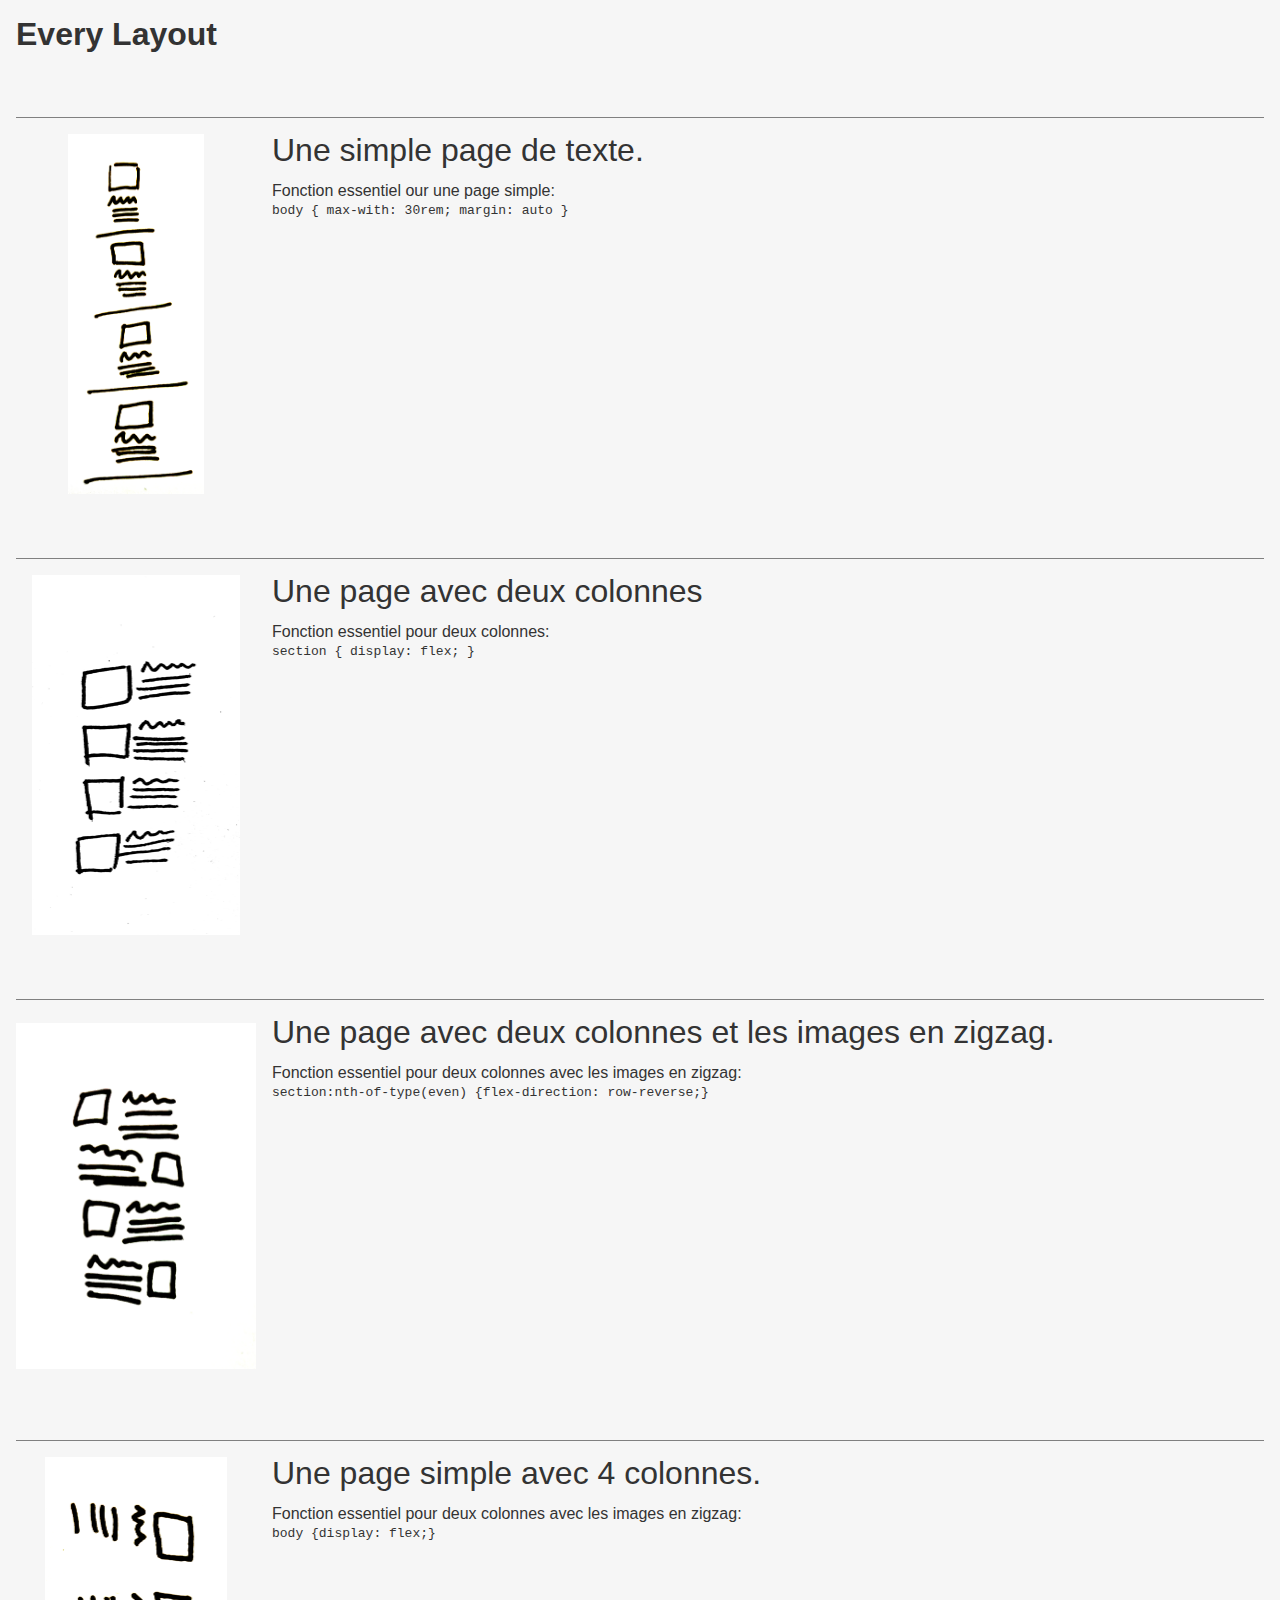
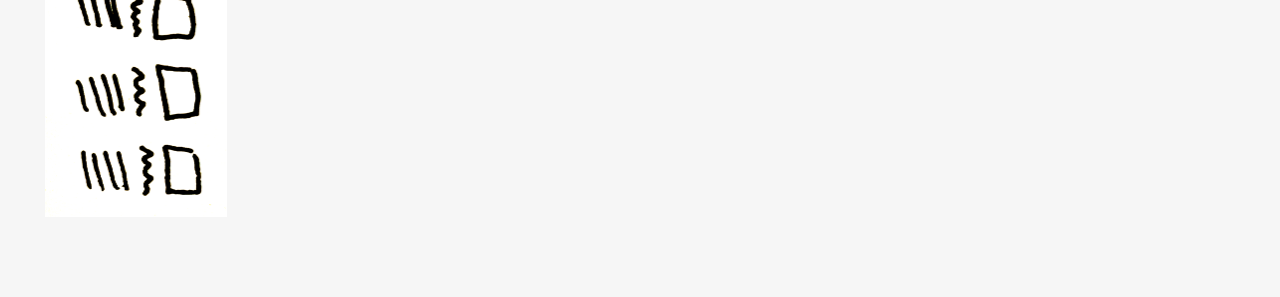
<file: index.html>
<!DOCTYPE html>
<html lang="en">
<head>
	<meta charset="UTF-8">
	<meta name="viewport" content="width=device-width, initial-scale=1.0">
	<title>every layout</title>
	<link rel="stylesheet" href="rsrc/style.css">
	<style>
		section{
			display: flex;
			align-items: flex-start;
			gap: 1rem;
			margin: 4rem 0;
			border-top: 1px solid grey;
			padding-top: 1rem;
		}

			p { max-width: 60ch; }
			h3{ margin-bottom: 1rem;}

			.vignette{
				/* width: 20rem; */
				/* parce que j'utilise un système flex, la largeur ne fonctionne pas, on reggle avec flex*/
				flex: 0 0 15rem;
				aspect-ratio: 2/3;
			}

			.vignette img{
				width: 100%;
				height: 100%;
				object-fit: cover;
				object-fit: contain;
			}

	</style>
</head>
<body>
	<h1>Every Layout</h1>
	

		
		<section>
			<div class="vignette">
				<a href="layout-01-simple.html">
					<img src="vignettes/layout-01-simple.png" alt="">
				</a>
				
			</div>

			<div class="description">
				<h3>Une simple page de texte.</h3>
				<p> Fonction essentiel our une page simple:
					<br><code>body { max-with: 30rem; margin: auto }</code>
				</p>
			</div>
		</section>
		
		<section>
			<div class="vignette">
				
				<a href="layout-02-colonnes.html">
					<img src="vignettes/layout-02-colonnes.png" alt="">
				</a>
			</div>

			<div class="description">
				<h3>Une page avec deux colonnes </h3>
				<p>Fonction essentiel pour deux colonnes: 
					<br><code> section { display: flex; } </code>
				</p>
			</div>

		</section>

		<section>
			<div class="vignette">
				
				<a href="layout-03-zigzag.html">
					<img src="vignettes/layout-03-zigzag.png" alt="">
				</a>
			</div>

			<div class="description">
				<h3>Une page avec deux colonnes et les images en zigzag. </h3>
				<p>Fonction essentiel pour deux colonnes avec les images en zigzag: 
					<br><code> section:nth-of-type(even) {flex-direction: row-reverse;} </code>
				</p>
			</div>

		</section>

	<section>
			<div class="vignette">
				
				<a href="layout-04-quatre-colonnes.html">
					<img src="vignettes/layout-04-quatre-colonnes.png" alt="">
				</a>
			</div>

			<div class="description">
				<h3>Une page simple avec 4 colonnes. </h3>
				<p>Fonction essentiel pour deux colonnes avec les images en zigzag: 
					<br><code> body {display: flex;} </code>
				</p>
			</div>

		</section>

</body>
</html>
</file>
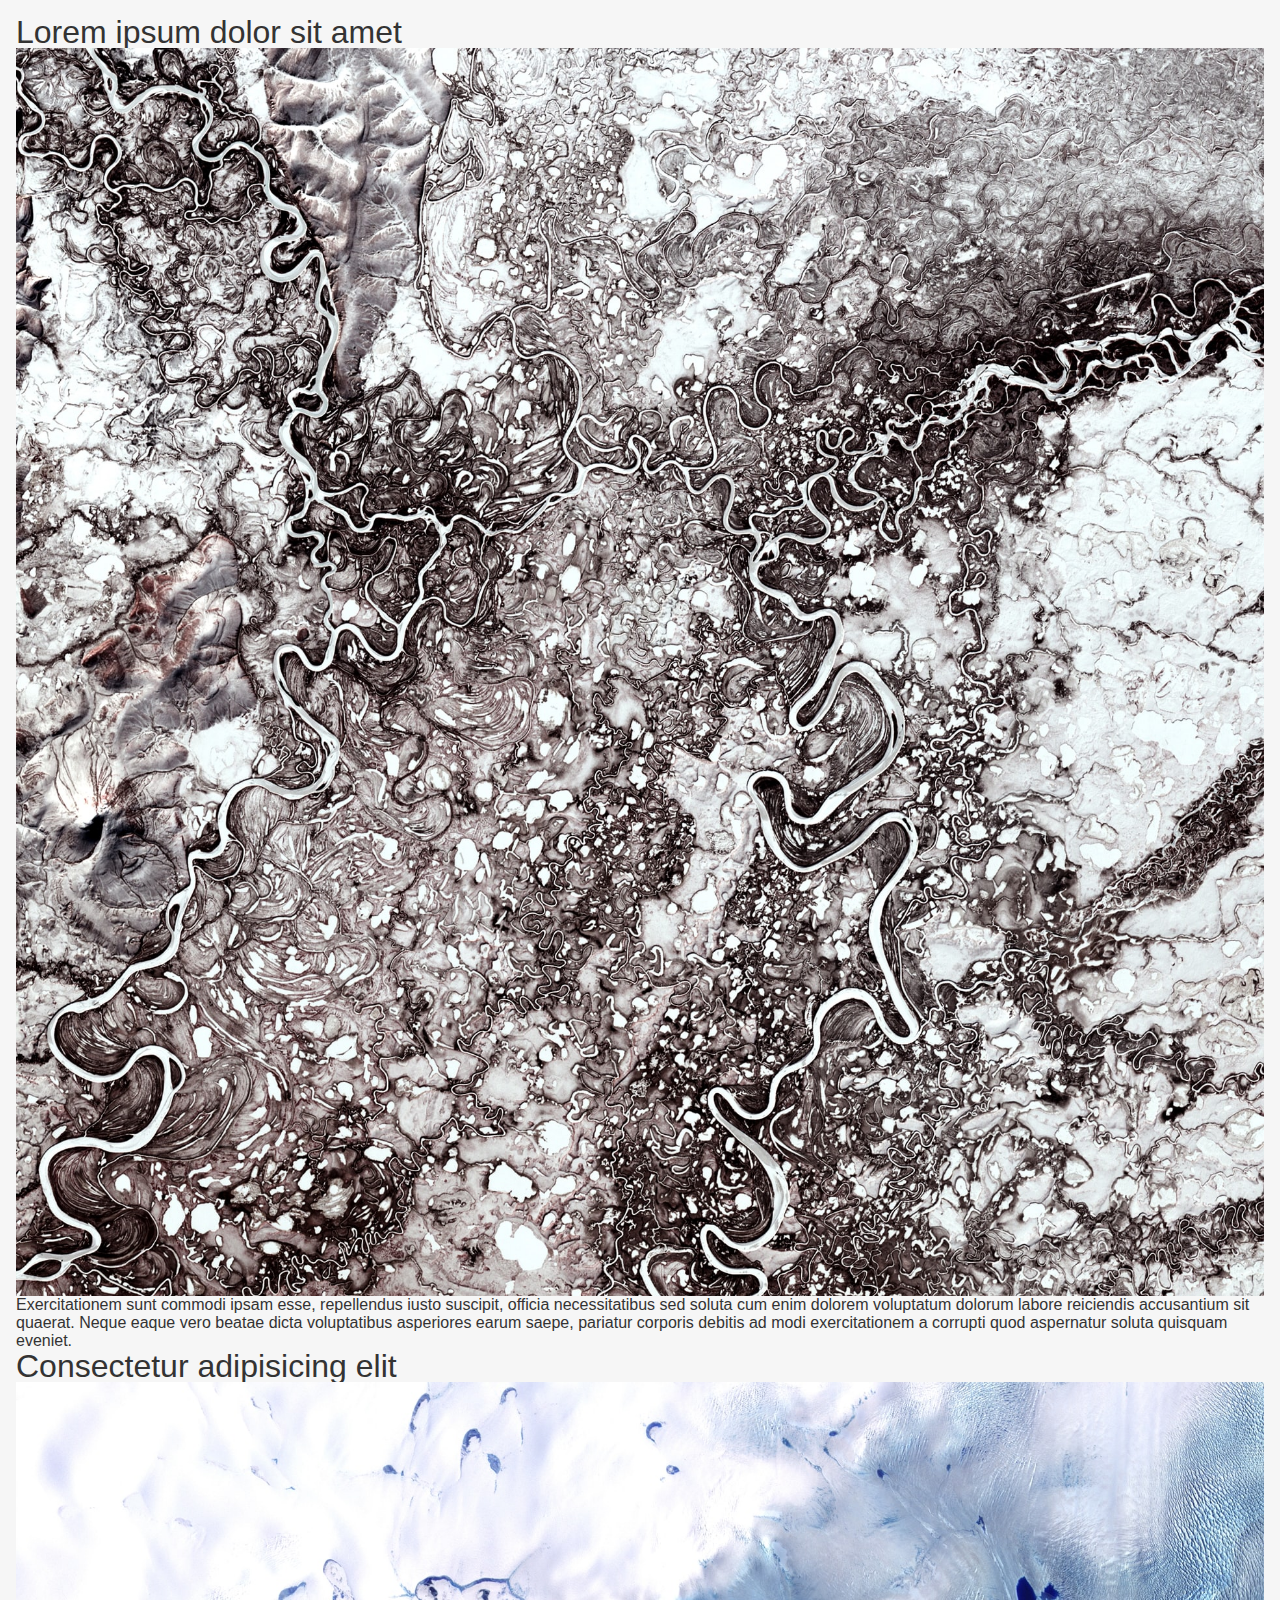
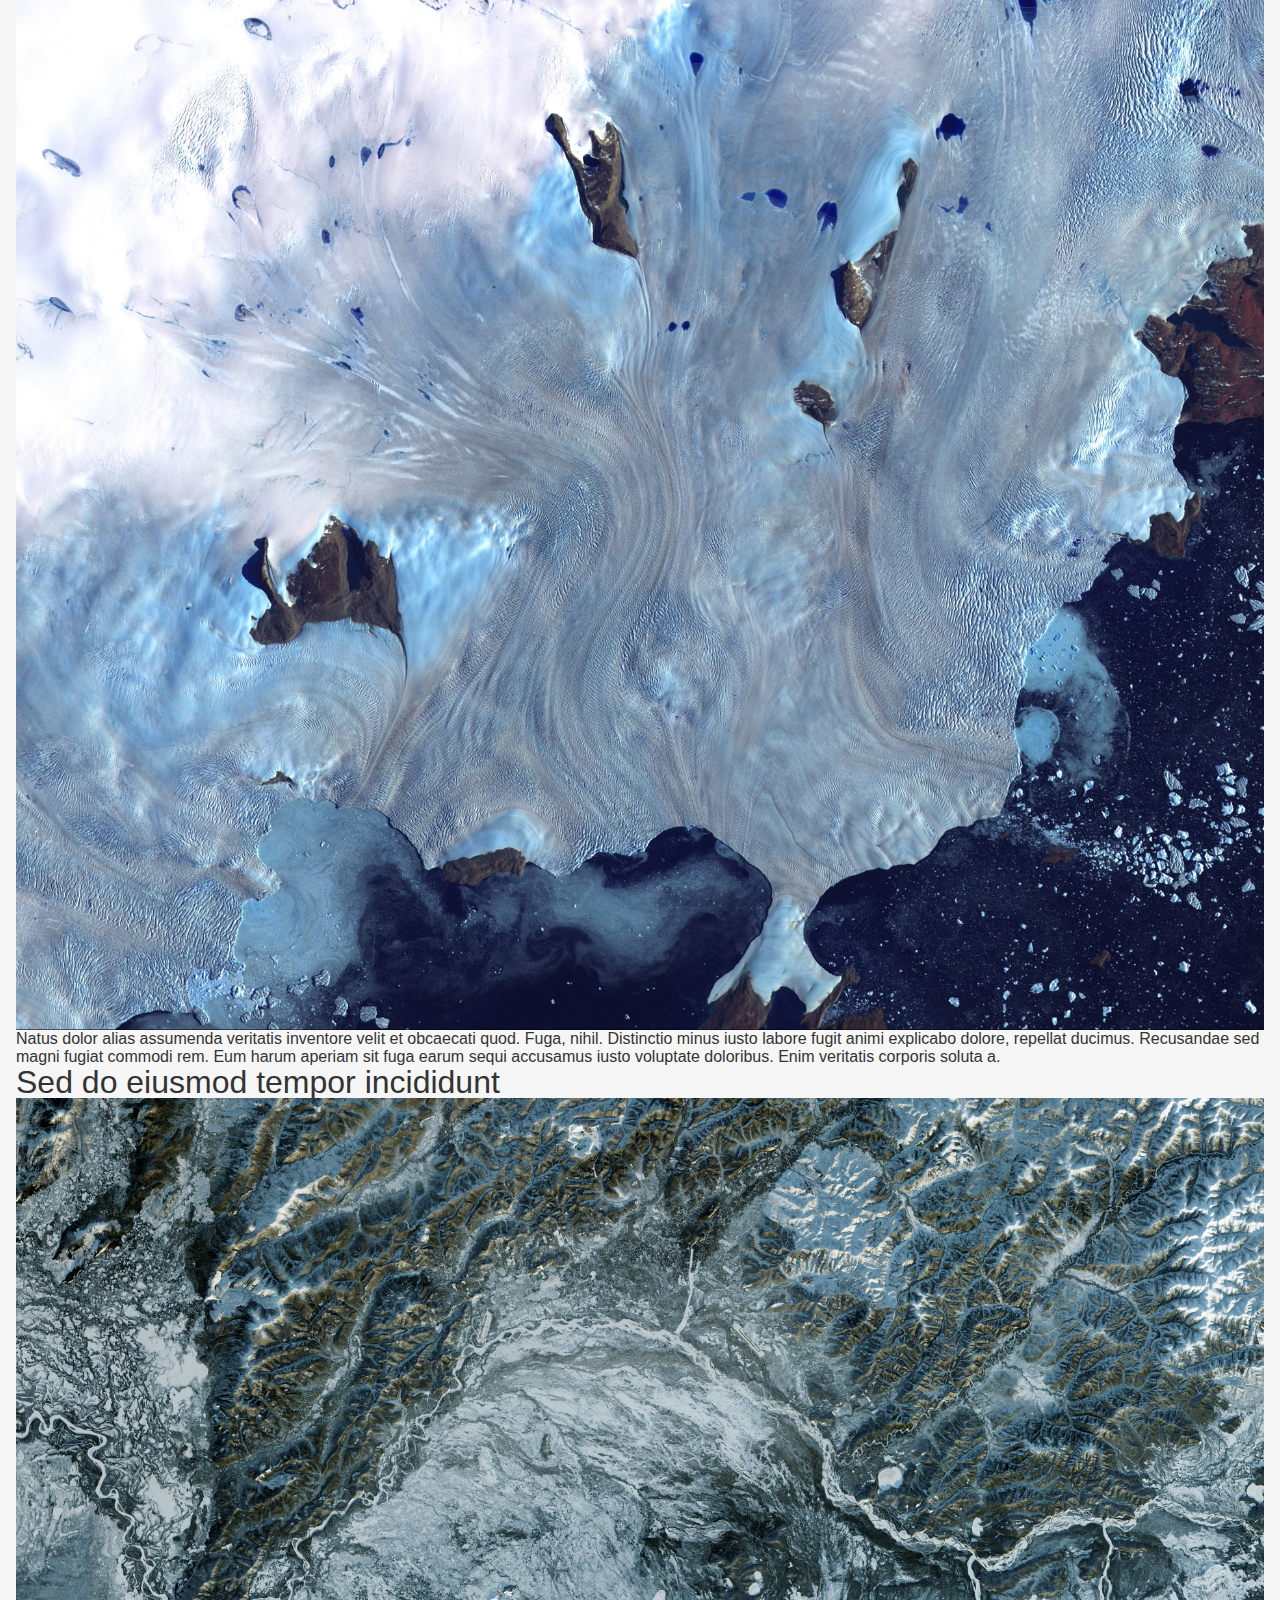
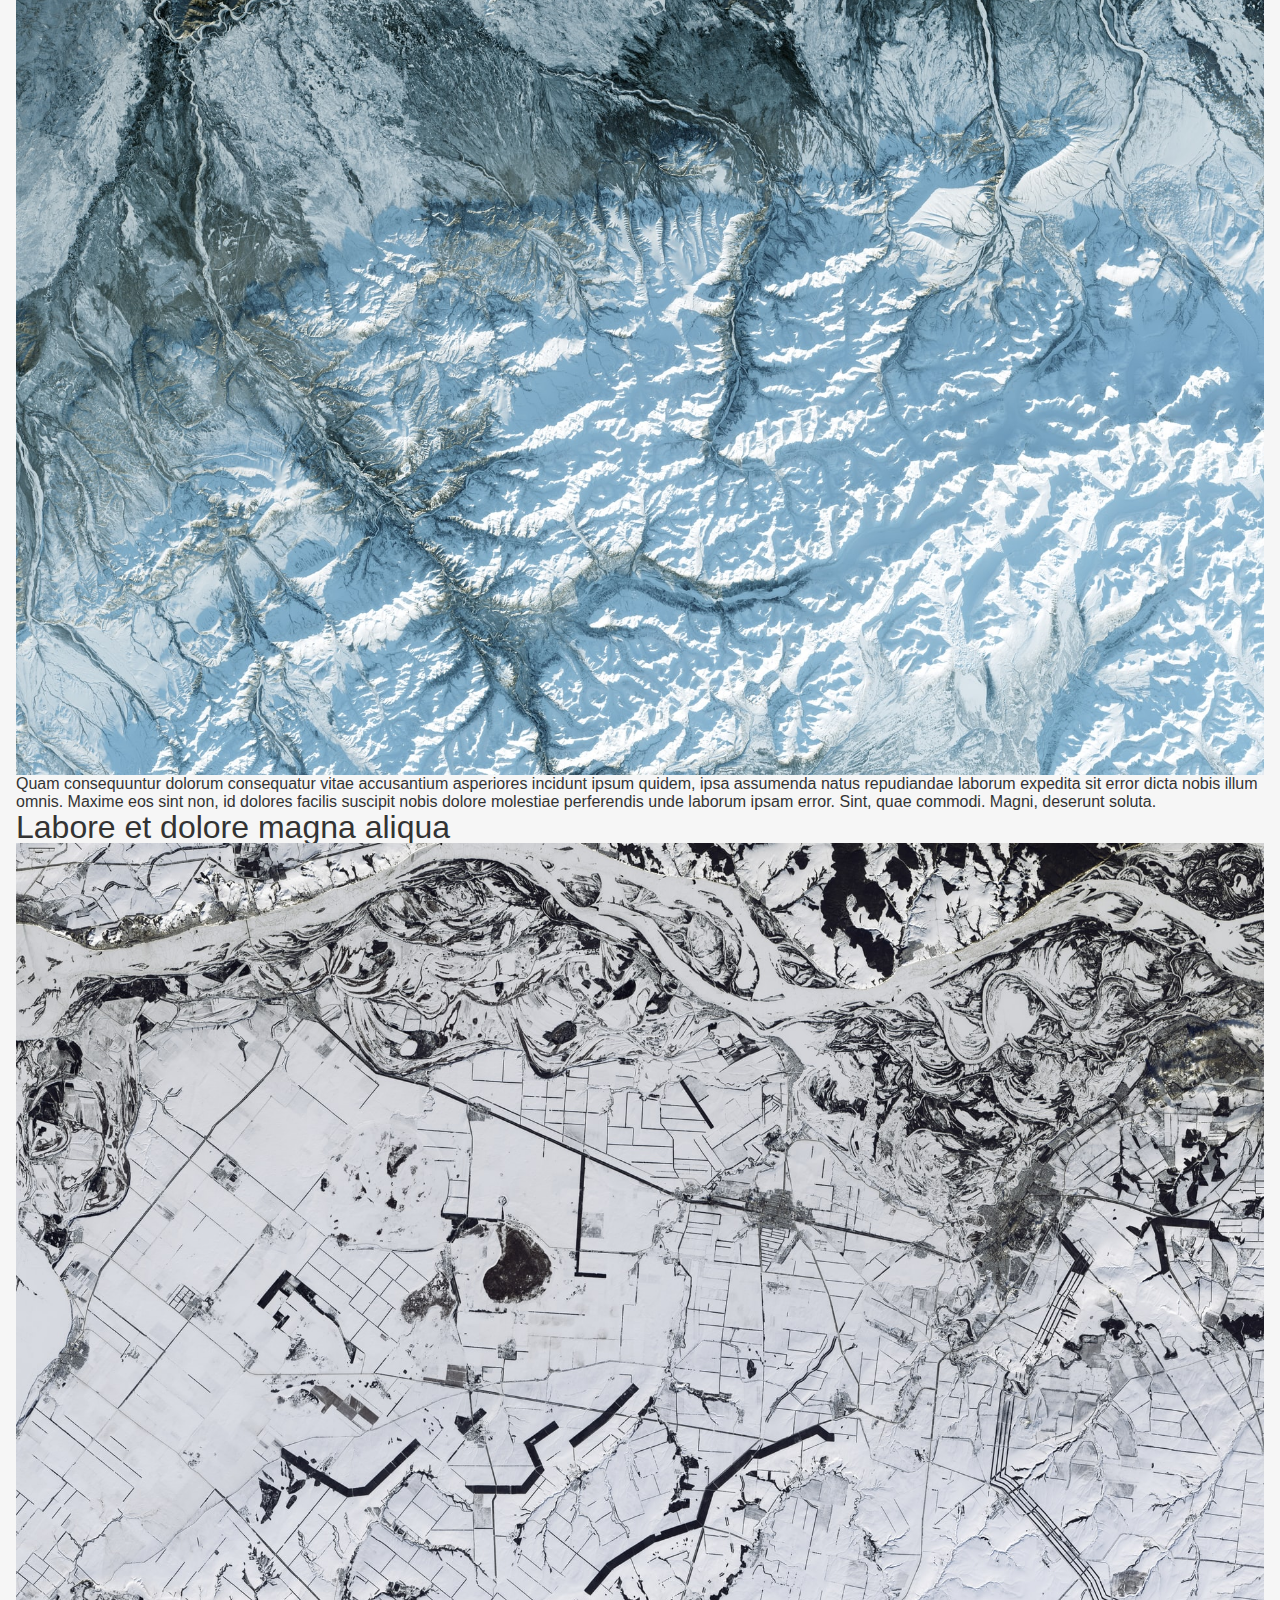
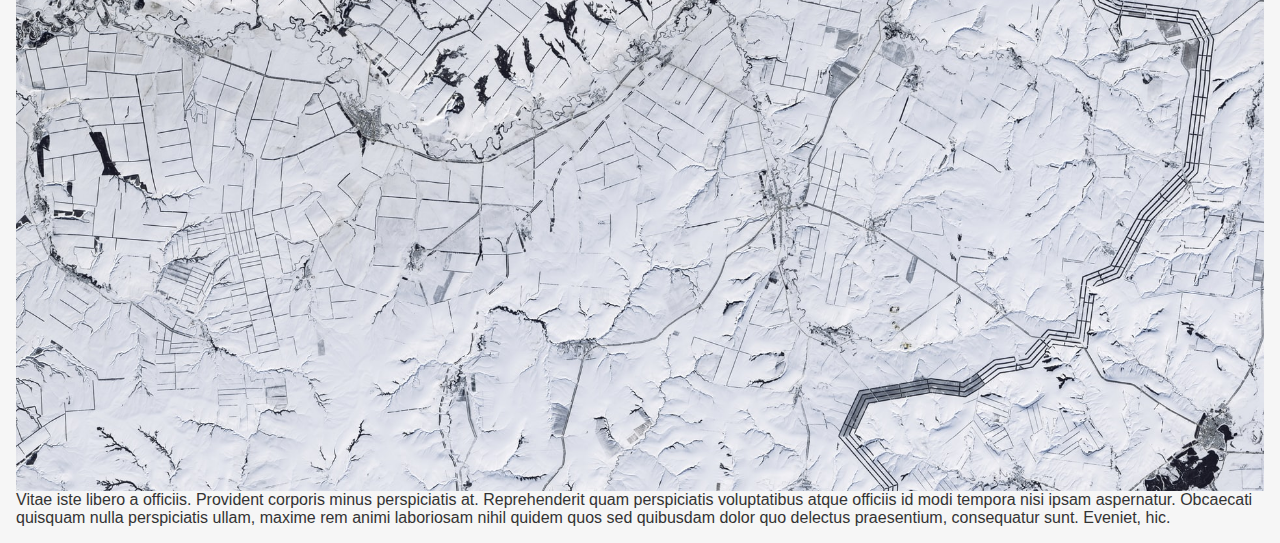
<file: _template.html>
<!DOCTYPE html>
<html lang="en" dir="ltr">
	<head>
		<meta charset="utf-8">
		<meta name="viewport" content="width=device-width, initial-scale=1.0">
		<title>template / example</title>

		<link rel="stylesheet" href="rsrc/style.css"> <!-- design, thème général -->
		<style media="screen">

			/* Fonction essentielle */

			

				/* moteur essentielle de mise en page de cette variation */
				
				/*
					description du fonctionnement CSS et HTML de cette mise en page.
					options ou paramètres supplémentaires.
					références vers la documentation.
				*/


			/*	-	-	-	-	-	-	-	-	-	-	-	-	-	-		-	-	-	-*/


			/* Style visuel et autres détails */

			

				/* habillage visuel et autres détails accessoires pour cette variation */

		</style>

	</head>
	<body>


			<h3>Lorem ipsum dolor sit amet</h3>
			<img src="rsrc/img1.jpg">
			<p>Exercitationem sunt commodi ipsam esse, repellendus iusto suscipit, officia necessitatibus sed soluta cum enim dolorem voluptatum dolorum labore reiciendis accusantium sit quaerat. Neque eaque vero beatae dicta voluptatibus asperiores earum saepe, pariatur corporis debitis ad modi exercitationem a corrupti quod aspernatur soluta quisquam eveniet.</p>


			<h3>Consectetur adipisicing elit</h3>
			<img src="rsrc/img2.jpg">
			<p>Natus dolor alias assumenda veritatis inventore velit et obcaecati quod. Fuga, nihil. Distinctio minus iusto labore fugit animi explicabo dolore, repellat ducimus. Recusandae sed magni fugiat commodi rem. Eum harum aperiam sit fuga earum sequi accusamus iusto voluptate doloribus. Enim veritatis corporis soluta a.</p>


			<h3>Sed do eiusmod tempor incididunt</h3>
			<img src="rsrc/img3.jpg">
			<p>Quam consequuntur dolorum consequatur vitae accusantium asperiores incidunt ipsum quidem, ipsa assumenda natus repudiandae laborum expedita sit error dicta nobis illum omnis. Maxime eos sint non, id dolores facilis suscipit nobis dolore molestiae perferendis unde laborum ipsam error. Sint, quae commodi. Magni, deserunt soluta.</p>


			<h3>Labore et dolore magna aliqua</h3>
			<img src="rsrc/img4.jpg">
			<p>Vitae iste libero a officiis. Provident corporis minus perspiciatis at. Reprehenderit quam perspiciatis voluptatibus atque officiis id modi tempora nisi ipsam aspernatur. Obcaecati quisquam nulla perspiciatis ullam, maxime rem animi laboriosam nihil quidem quos sed quibusdam dolor quo delectus praesentium, consequatur sunt. Eveniet, hic.</p>


	</body>
</html>
</file>
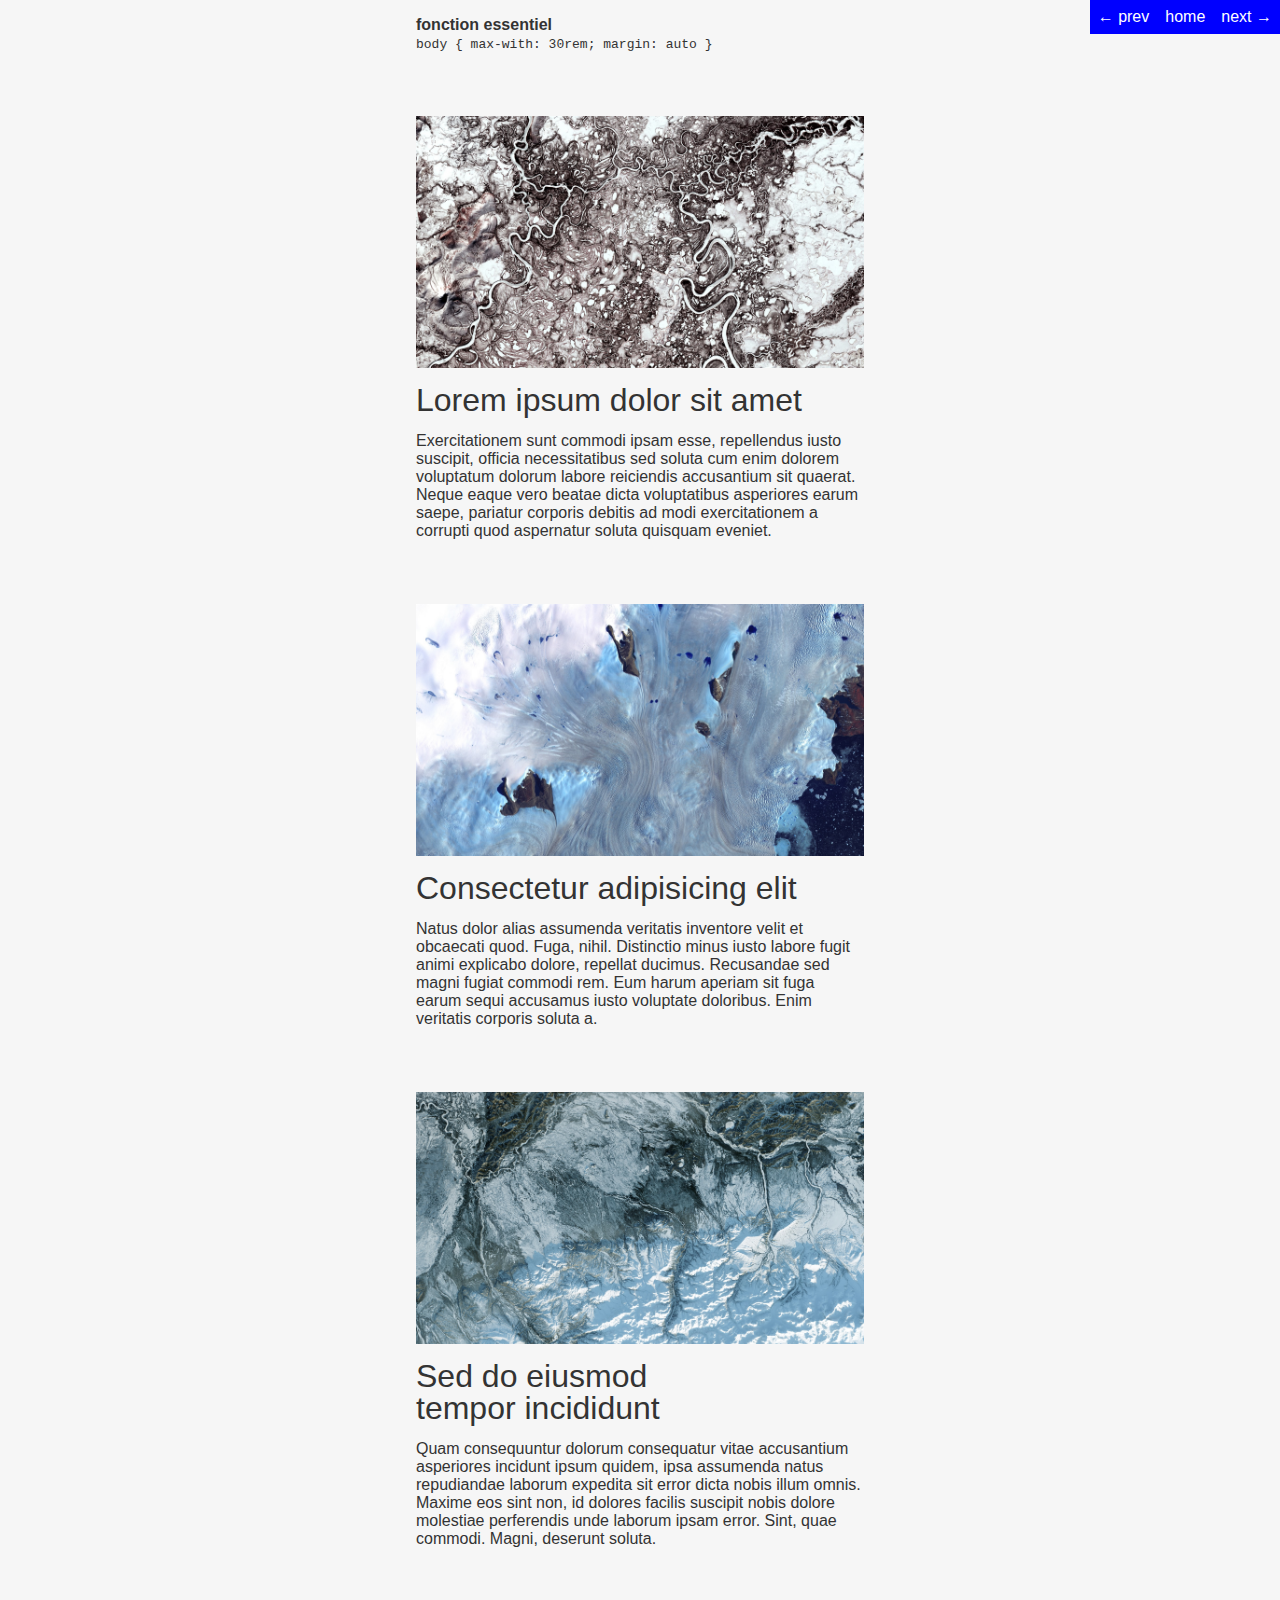
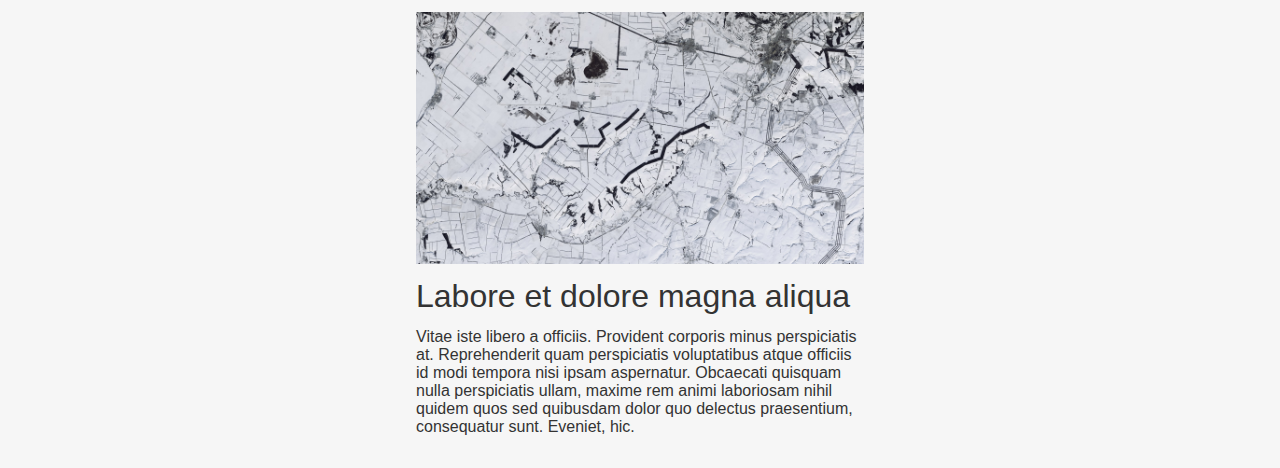
<file: layout-01-simple.html>
<!DOCTYPE html>
<html lang="en" dir="ltr">
	<head>
		<meta charset="utf-8">
		<meta name="viewport" content="width=device-width, initial-scale=1.0">
		<title>simple</title>

		<link rel="stylesheet" href="rsrc/style.css"> <!-- design, thème général -->
		<style media="screen">

			/* Fonction essentielle */

			body {max-width: 30rem; margin: auto;}
			

				
			/*	-	-	-	-	-	-	-	-	-	-	-	-	-	-		-	-	-	-*/


			/* Style visuel et autres détails */

			img { aspect-ratio: 16/09;}

			img, h3, p { margin-bottom: 1rem;}

			img { margin-top: 4rem;}

			h3 { text-wrap: balance; }
			

				

		</style>

	</head>
	<body>
			<div>
				<h4>fonction essentiel</h4>
				<code>body { max-with: 30rem; margin: auto }</code>
			</div>


			<img src="rsrc/img1.jpg">
			<h3>Lorem ipsum dolor sit amet</h3>
			<p>Exercitationem sunt commodi ipsam esse, repellendus iusto suscipit, officia necessitatibus sed soluta cum enim dolorem voluptatum dolorum labore reiciendis accusantium sit quaerat. Neque eaque vero beatae dicta voluptatibus asperiores earum saepe, pariatur corporis debitis ad modi exercitationem a corrupti quod aspernatur soluta quisquam eveniet.</p>


			<img src="rsrc/img2.jpg">
			<h3>Consectetur adipisicing elit</h3>
			<p>Natus dolor alias assumenda veritatis inventore velit et obcaecati quod. Fuga, nihil. Distinctio minus iusto labore fugit animi explicabo dolore, repellat ducimus. Recusandae sed magni fugiat commodi rem. Eum harum aperiam sit fuga earum sequi accusamus iusto voluptate doloribus. Enim veritatis corporis soluta a.</p>


			<img src="rsrc/img3.jpg">
			<h3>Sed do eiusmod tempor incididunt</h3>
			<p>Quam consequuntur dolorum consequatur vitae accusantium asperiores incidunt ipsum quidem, ipsa assumenda natus repudiandae laborum expedita sit error dicta nobis illum omnis. Maxime eos sint non, id dolores facilis suscipit nobis dolore molestiae perferendis unde laborum ipsam error. Sint, quae commodi. Magni, deserunt soluta.</p>


			<img src="rsrc/img4.jpg">
			<h3>Labore et dolore magna aliqua</h3>
			<p>Vitae iste libero a officiis. Provident corporis minus perspiciatis at. Reprehenderit quam perspiciatis voluptatibus atque officiis id modi tempora nisi ipsam aspernatur. Obcaecati quisquam nulla perspiciatis ullam, maxime rem animi laboriosam nihil quidem quos sed quibusdam dolor quo delectus praesentium, consequatur sunt. Eveniet, hic.</p>


		<nav id="siteNav">
			<a href="layout-04-quatre-colonnes.html">prev</a>
			<a href="index.html">home</a>
			<a href="layout-02-colonnes.html">next</a>
		</nav>
	</body>
</html>
</file>
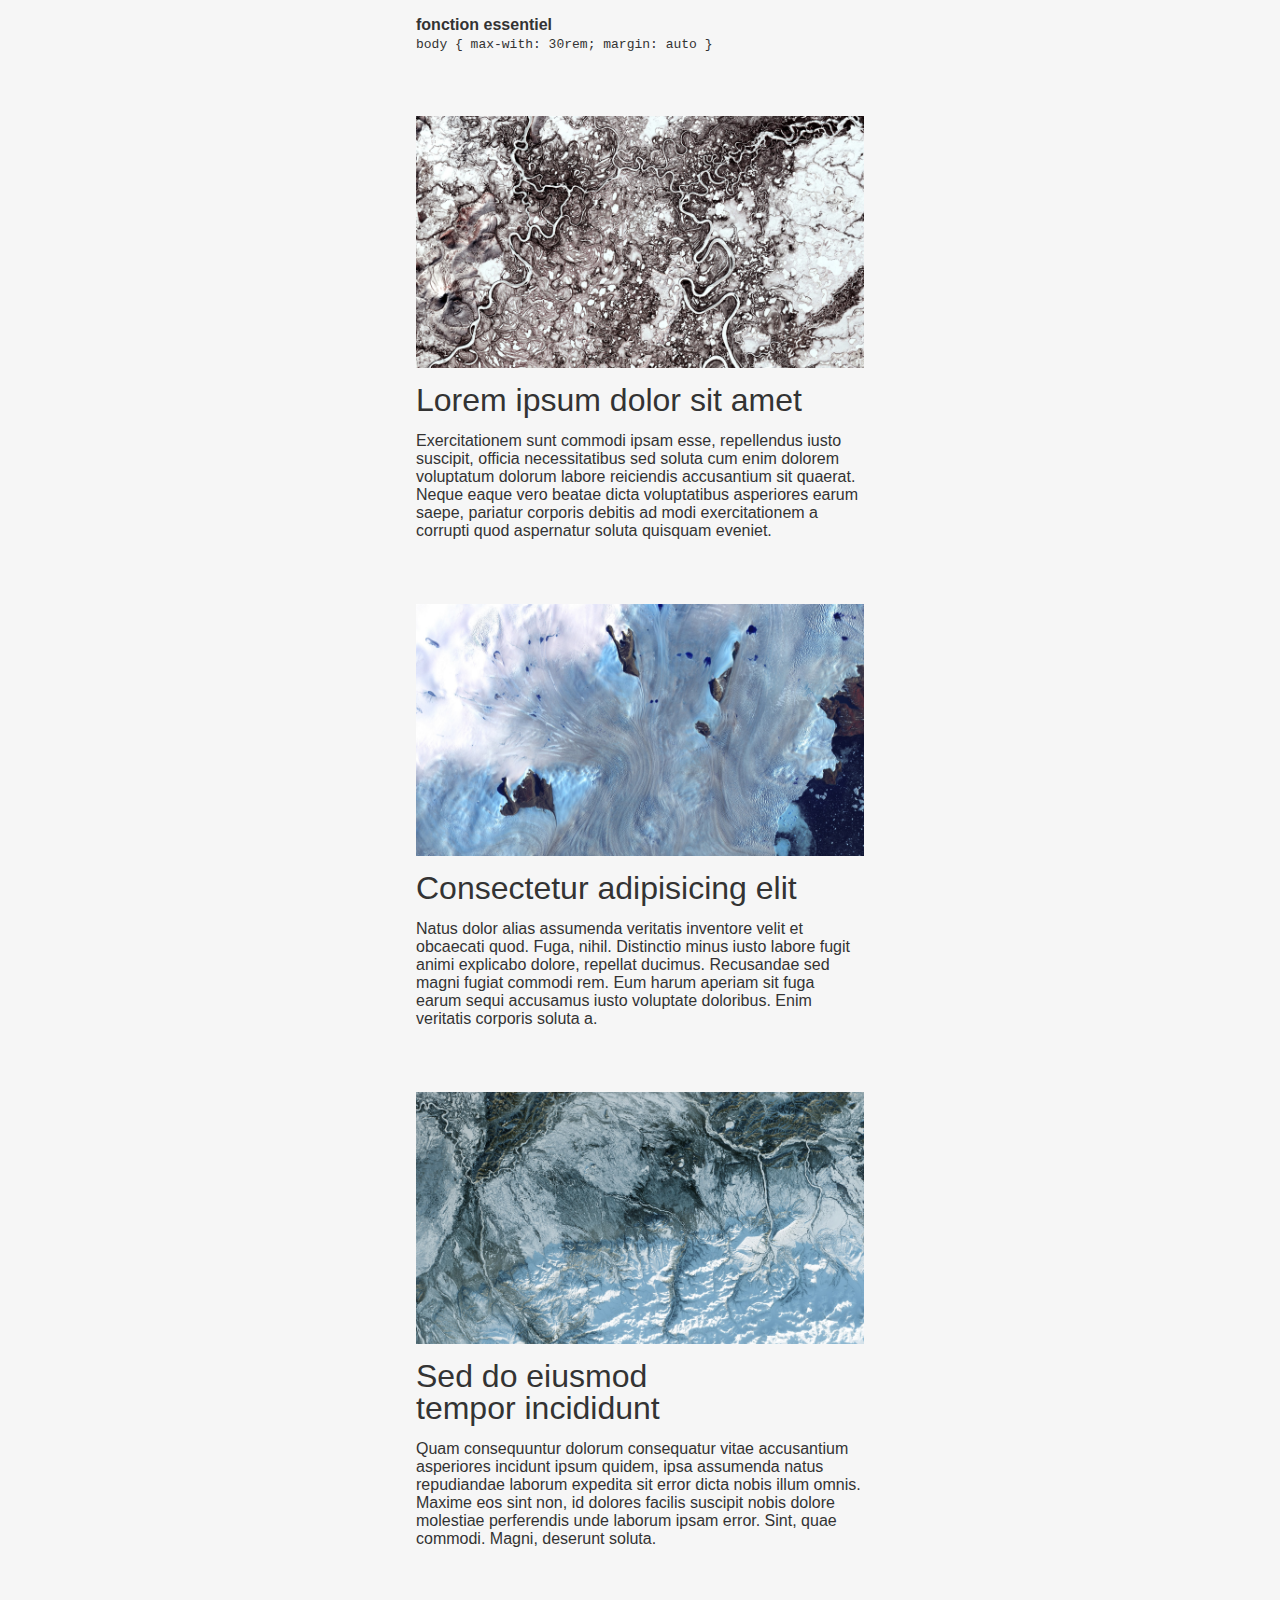
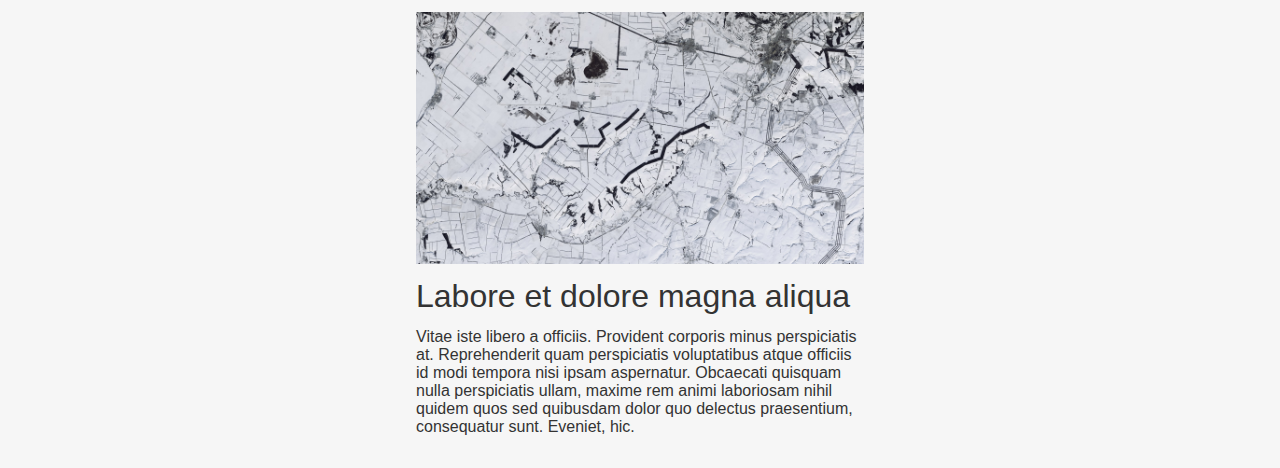
<file: layout-01-simple.html.html>
<!DOCTYPE html>
<html lang="en" dir="ltr">
	<head>
		<meta charset="utf-8">
		<meta name="viewport" content="width=device-width, initial-scale=1.0">
		<title>simple</title>

		<link rel="stylesheet" href="rsrc/style.css"> <!-- design, thème général -->
		<style media="screen">

			/* Fonction essentielle */

			body {max-width: 30rem; margin: auto;}
			

				
			/*	-	-	-	-	-	-	-	-	-	-	-	-	-	-		-	-	-	-*/


			/* Style visuel et autres détails */

			img { aspect-ratio: 16/09;}

			img, h3, p { margin-bottom: 1rem;}

			img { margin-top: 4rem;}

			h3 { text-wrap: balance; }
			

				

		</style>

	</head>
	<body>
			<div>
				<h4>fonction essentiel</h4>
				<code>body { max-with: 30rem; margin: auto }</code>
			</div>


			<img src="rsrc/img1.jpg">
			<h3>Lorem ipsum dolor sit amet</h3>
			<p>Exercitationem sunt commodi ipsam esse, repellendus iusto suscipit, officia necessitatibus sed soluta cum enim dolorem voluptatum dolorum labore reiciendis accusantium sit quaerat. Neque eaque vero beatae dicta voluptatibus asperiores earum saepe, pariatur corporis debitis ad modi exercitationem a corrupti quod aspernatur soluta quisquam eveniet.</p>


			<img src="rsrc/img2.jpg">
			<h3>Consectetur adipisicing elit</h3>
			<p>Natus dolor alias assumenda veritatis inventore velit et obcaecati quod. Fuga, nihil. Distinctio minus iusto labore fugit animi explicabo dolore, repellat ducimus. Recusandae sed magni fugiat commodi rem. Eum harum aperiam sit fuga earum sequi accusamus iusto voluptate doloribus. Enim veritatis corporis soluta a.</p>


			<img src="rsrc/img3.jpg">
			<h3>Sed do eiusmod tempor incididunt</h3>
			<p>Quam consequuntur dolorum consequatur vitae accusantium asperiores incidunt ipsum quidem, ipsa assumenda natus repudiandae laborum expedita sit error dicta nobis illum omnis. Maxime eos sint non, id dolores facilis suscipit nobis dolore molestiae perferendis unde laborum ipsam error. Sint, quae commodi. Magni, deserunt soluta.</p>


			<img src="rsrc/img4.jpg">
			<h3>Labore et dolore magna aliqua</h3>
			<p>Vitae iste libero a officiis. Provident corporis minus perspiciatis at. Reprehenderit quam perspiciatis voluptatibus atque officiis id modi tempora nisi ipsam aspernatur. Obcaecati quisquam nulla perspiciatis ullam, maxime rem animi laboriosam nihil quidem quos sed quibusdam dolor quo delectus praesentium, consequatur sunt. Eveniet, hic.</p>


	</body>
</html>
</file>
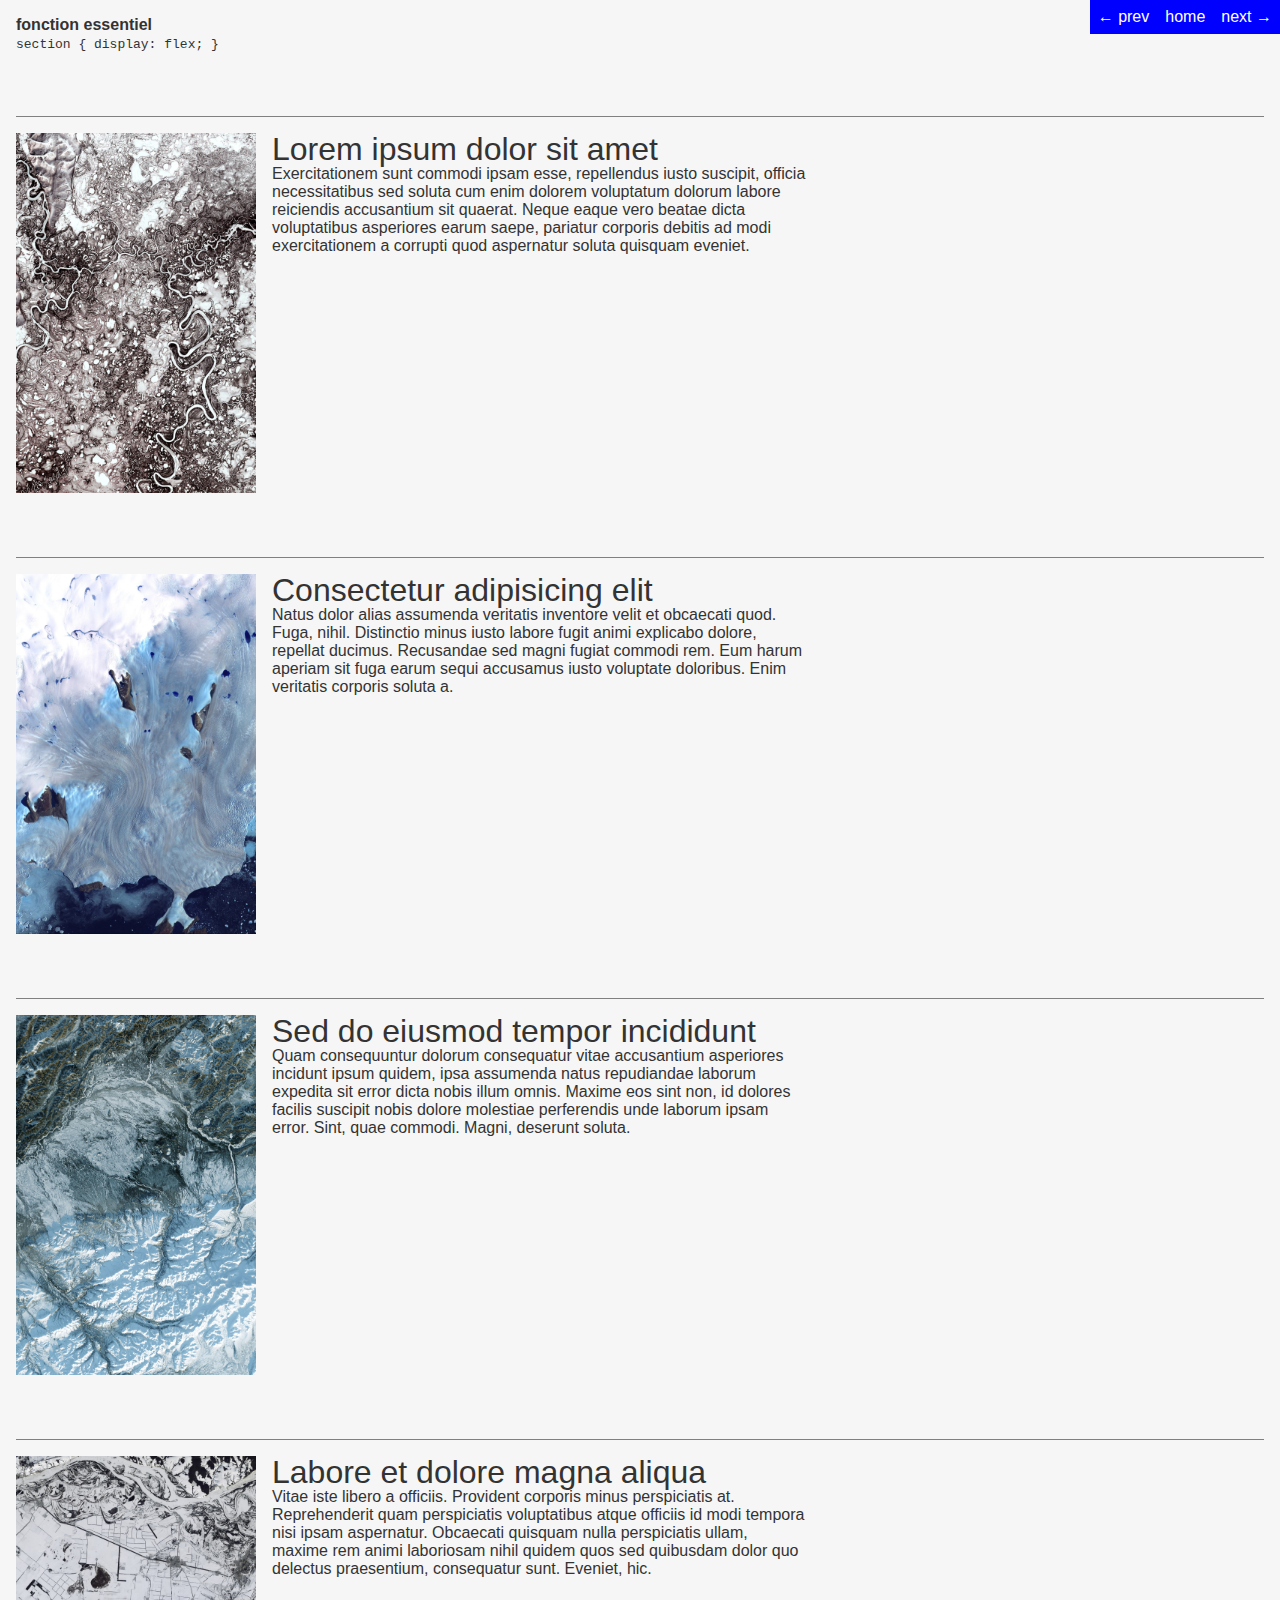
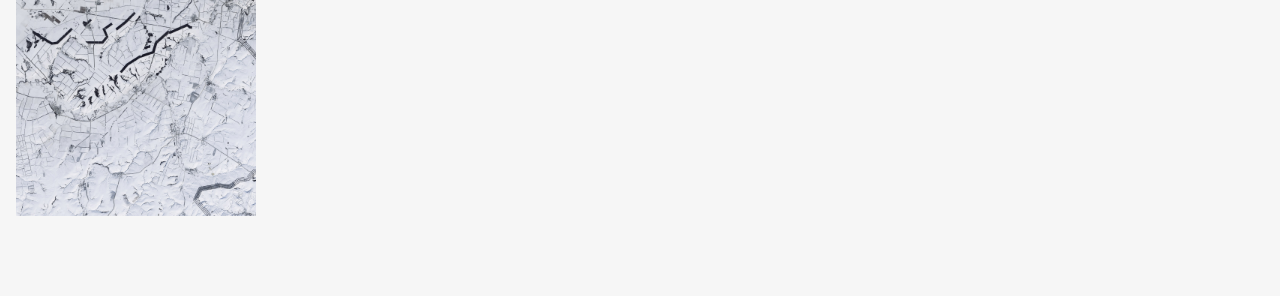
<file: layout-02-colonnes.html>
<!DOCTYPE html>
<html lang="en" dir="ltr">
	<head>
		<meta charset="utf-8">
		<meta name="viewport" content="width=device-width, initial-scale=1.0">
		<title>layout-02-colonnes</title>

		<link rel="stylesheet" href="rsrc/style.css"> <!-- design, thème général -->
		<style media="screen">

			/* Fonction essentielle */
			section{ display: flex; }

			/*	-	-	-	-	-	-	-	-	-	-	-	-	-	-		-	-	-	-*/

			/*bling*/

			section{
				/* display: flex; */
				align-items: flex-start;
				gap: 1rem;
				margin: 4rem 0;
				border-top: 1px solid grey;
				padding-top: 1rem;
			}

			p { max-width: 60ch; }

			.vignette{
				/* width: 20rem; */
				/* parce que j'utilise un système flex, la largeur ne fonctionne pas, on reggle avec flex*/
				flex: 0 0 15rem;
				aspect-ratio: 2/3;
			}

			.vignette img{
				width: 100%;
				height: 100%;
				object-fit: cover;
			}

		</style>

	</head>
	<body>

					<div>
				<h4>fonction essentiel</h4>
				<code> section { display: flex; } </code>
			</div>


		<section>
			<div class="vignette">
				<img src="rsrc/img1.jpg">
			</div>

			<div class="description">
				<h3>Lorem ipsum dolor sit amet</h3>
				<p>Exercitationem sunt commodi ipsam esse, repellendus iusto suscipit, officia necessitatibus sed soluta cum enim dolorem voluptatum dolorum labore reiciendis accusantium sit quaerat. Neque eaque vero beatae dicta voluptatibus asperiores earum saepe, pariatur corporis debitis ad modi exercitationem a corrupti quod aspernatur soluta quisquam eveniet.</p>
			</div>

		</section>

		<section>
			<div class="vignette">
				<img src="rsrc/img2.jpg">
			</div>

			<div class="description">
				<h3>Consectetur adipisicing elit</h3>
				<p>Natus dolor alias assumenda veritatis inventore velit et obcaecati quod. Fuga, nihil. Distinctio minus iusto labore fugit animi explicabo dolore, repellat ducimus. Recusandae sed magni fugiat commodi rem. Eum harum aperiam sit fuga earum sequi accusamus iusto voluptate doloribus. Enim veritatis corporis soluta a.</p>
			</div>

		
		</section>

		<section>
			<div class="vignette">
				<img src="rsrc/img3.jpg">
			</div>

			<div class="description">
				<h3>Sed do eiusmod tempor incididunt</h3>
				<p>Quam consequuntur dolorum consequatur vitae accusantium asperiores incidunt ipsum quidem, ipsa assumenda natus repudiandae laborum expedita sit error dicta nobis illum omnis. Maxime eos sint non, id dolores facilis suscipit nobis dolore molestiae perferendis unde laborum ipsam error. Sint, quae commodi. Magni, deserunt soluta.</p>
			</div>

		</section>

		<section>
			<div class="vignette">
				<img src="rsrc/img4.jpg">
			</div>

			<div class="description">
				<h3>Labore et dolore magna aliqua</h3>
				<p>Vitae iste libero a officiis. Provident corporis minus perspiciatis at. Reprehenderit quam perspiciatis voluptatibus atque officiis id modi tempora nisi ipsam aspernatur. Obcaecati quisquam nulla perspiciatis ullam, maxime rem animi laboriosam nihil quidem quos sed quibusdam dolor quo delectus praesentium, consequatur sunt. Eveniet, hic.</p>
			</div>
		

		</section>


		<nav id="siteNav">
			<a href="layout-01-simple.html">prev</a>
			<a href="index.html">home</a>
			<a href="layout-03-zigzag.html">next</a>
		</nav>
	</body>
</html>
</file>
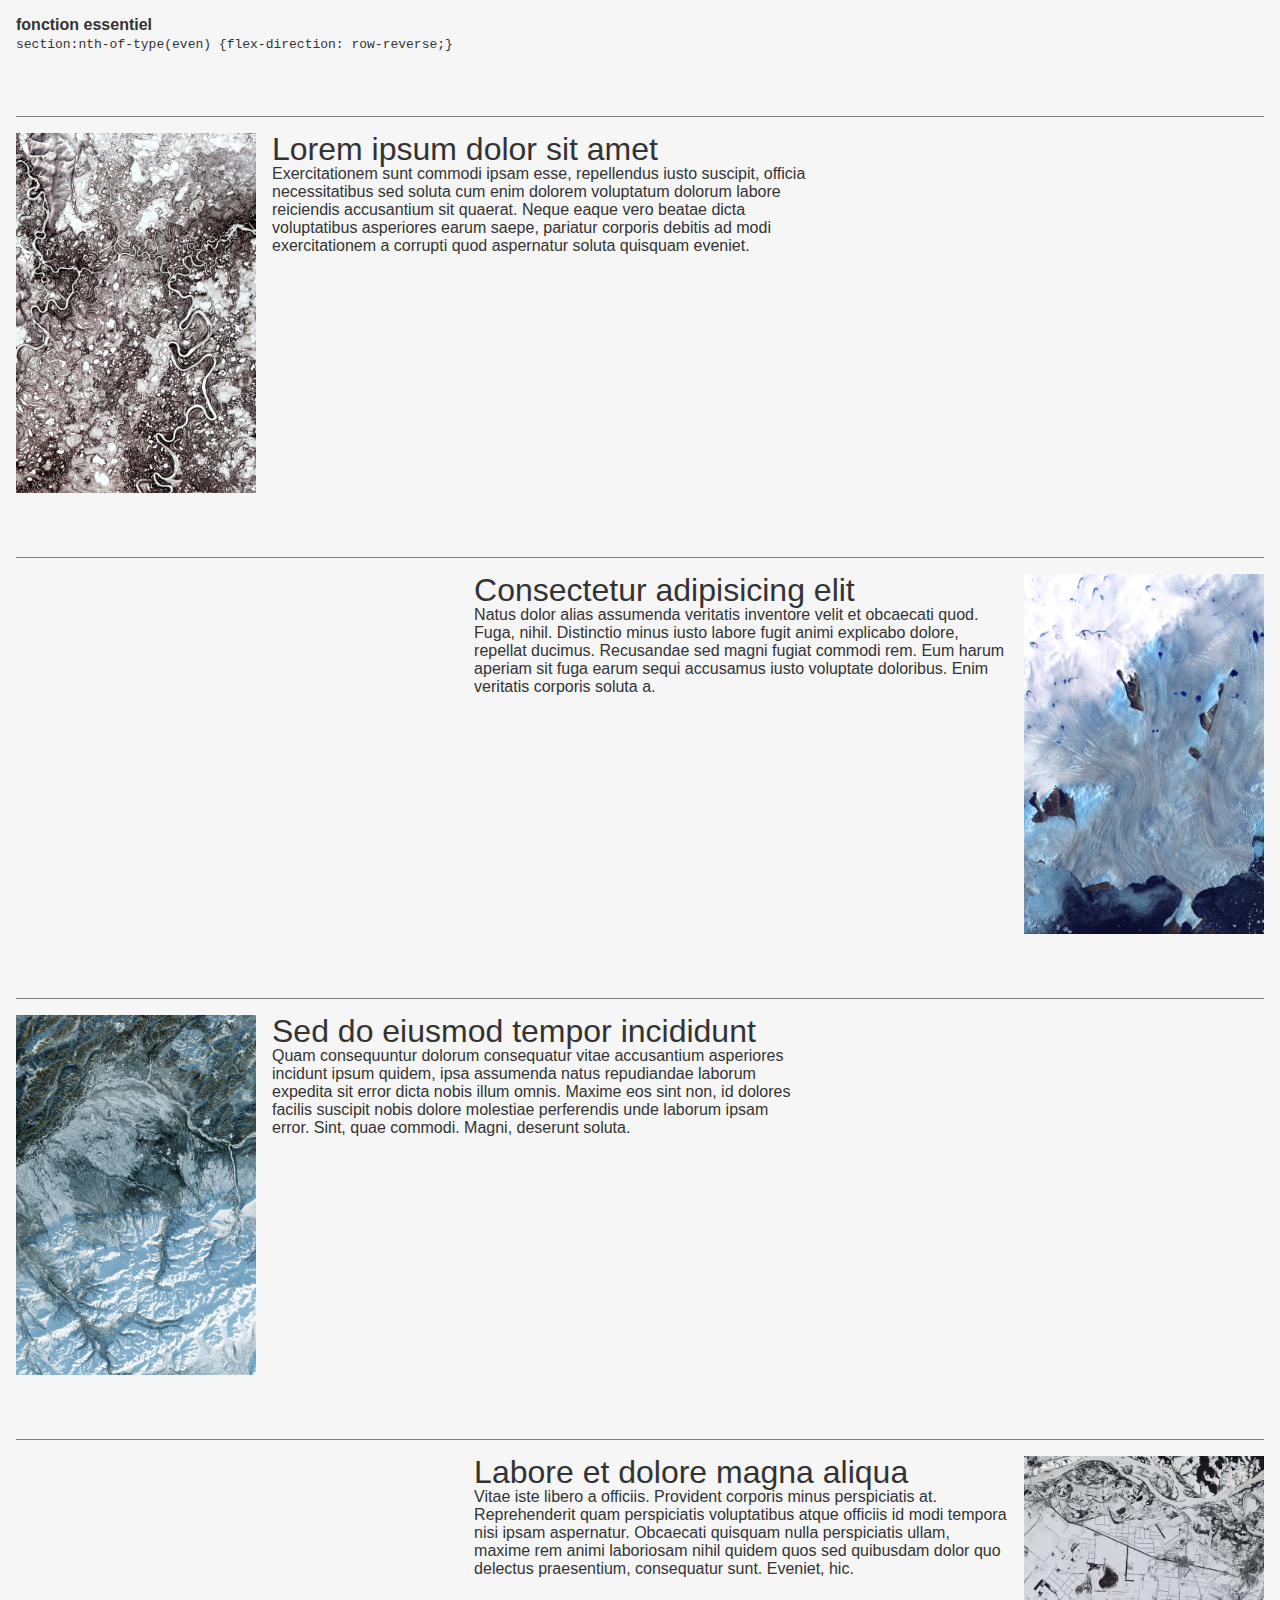
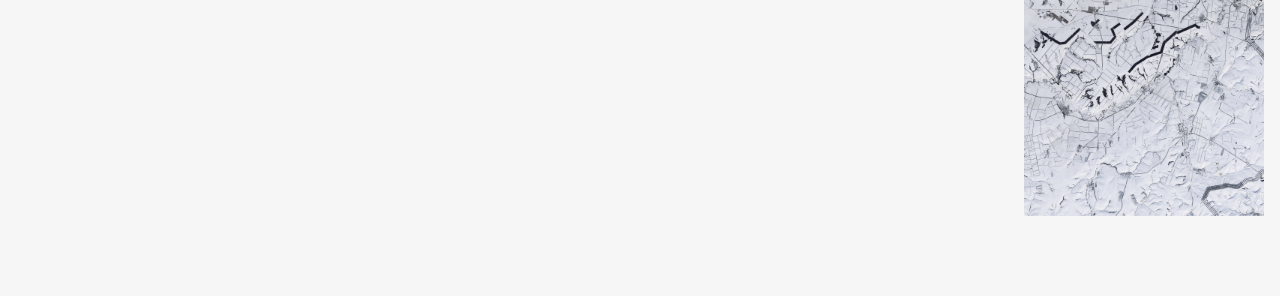
<file: layout-03-zigzag copy.html>
<!DOCTYPE html>
<html lang="en" dir="ltr">
	<head>
		<meta charset="utf-8">
		<meta name="viewport" content="width=device-width, initial-scale=1.0">
		<title>layout-03-zigzag</title>

		<link rel="stylesheet" href="rsrc/style.css"> <!-- design, thème général -->
		<style media="screen">

			/* Fonction essentielle */
			section:nth-of-type(even) {flex-direction: row-reverse;}

			/*	-	-	-	-	-	-	-	-	-	-	-	-	-	-		-	-	-	-*/

			/*bling*/

			section{
				display: flex;
				align-items: flex-start;
				gap: 1rem;
				margin: 4rem 0;
				border-top: 1px solid grey;
				padding-top: 1rem;
			}

			section:nth-of-type(even) {flex-direction: row-reverse;}

			p { max-width: 60ch; }

			.vignette{
				/* width: 20rem; */
				/* parce que j'utilise un système flex, la largeur ne fonctionne pas, on reggle avec flex*/
				flex: 0 0 15rem;
				aspect-ratio: 2/3;
			}

			.vignette img{
				width: 100%;
				height: 100%;
				object-fit: cover;
			}

		</style>

	</head>
	<body>

					<div>
				<h4>fonction essentiel</h4>
				<code> section:nth-of-type(even) {flex-direction: row-reverse;} </code>
			</div>


		<section>
			<div class="vignette">
				<img src="rsrc/img1.jpg">
			</div>

			<div class="description">
				<h3>Lorem ipsum dolor sit amet</h3>
				<p>Exercitationem sunt commodi ipsam esse, repellendus iusto suscipit, officia necessitatibus sed soluta cum enim dolorem voluptatum dolorum labore reiciendis accusantium sit quaerat. Neque eaque vero beatae dicta voluptatibus asperiores earum saepe, pariatur corporis debitis ad modi exercitationem a corrupti quod aspernatur soluta quisquam eveniet.</p>
			</div>

			
		
		</section>

		<section>
			<div class="vignette">
				<img src="rsrc/img2.jpg">
			</div>

			<div class="description">
				<h3>Consectetur adipisicing elit</h3>
				<p>Natus dolor alias assumenda veritatis inventore velit et obcaecati quod. Fuga, nihil. Distinctio minus iusto labore fugit animi explicabo dolore, repellat ducimus. Recusandae sed magni fugiat commodi rem. Eum harum aperiam sit fuga earum sequi accusamus iusto voluptate doloribus. Enim veritatis corporis soluta a.</p>
			</div>

		
		</section>

		<section>
			<div class="vignette">
				<img src="rsrc/img3.jpg">
			</div>

			<div class="description">
				<h3>Sed do eiusmod tempor incididunt</h3>
				<p>Quam consequuntur dolorum consequatur vitae accusantium asperiores incidunt ipsum quidem, ipsa assumenda natus repudiandae laborum expedita sit error dicta nobis illum omnis. Maxime eos sint non, id dolores facilis suscipit nobis dolore molestiae perferendis unde laborum ipsam error. Sint, quae commodi. Magni, deserunt soluta.</p>
			</div>

		</section>

		<section>
			<div class="vignette">
				<img src="rsrc/img4.jpg">
			</div>

			<div class="description">
				<h3>Labore et dolore magna aliqua</h3>
				<p>Vitae iste libero a officiis. Provident corporis minus perspiciatis at. Reprehenderit quam perspiciatis voluptatibus atque officiis id modi tempora nisi ipsam aspernatur. Obcaecati quisquam nulla perspiciatis ullam, maxime rem animi laboriosam nihil quidem quos sed quibusdam dolor quo delectus praesentium, consequatur sunt. Eveniet, hic.</p>
			</div>
		

		</section>

	</body>
</html>
</file>
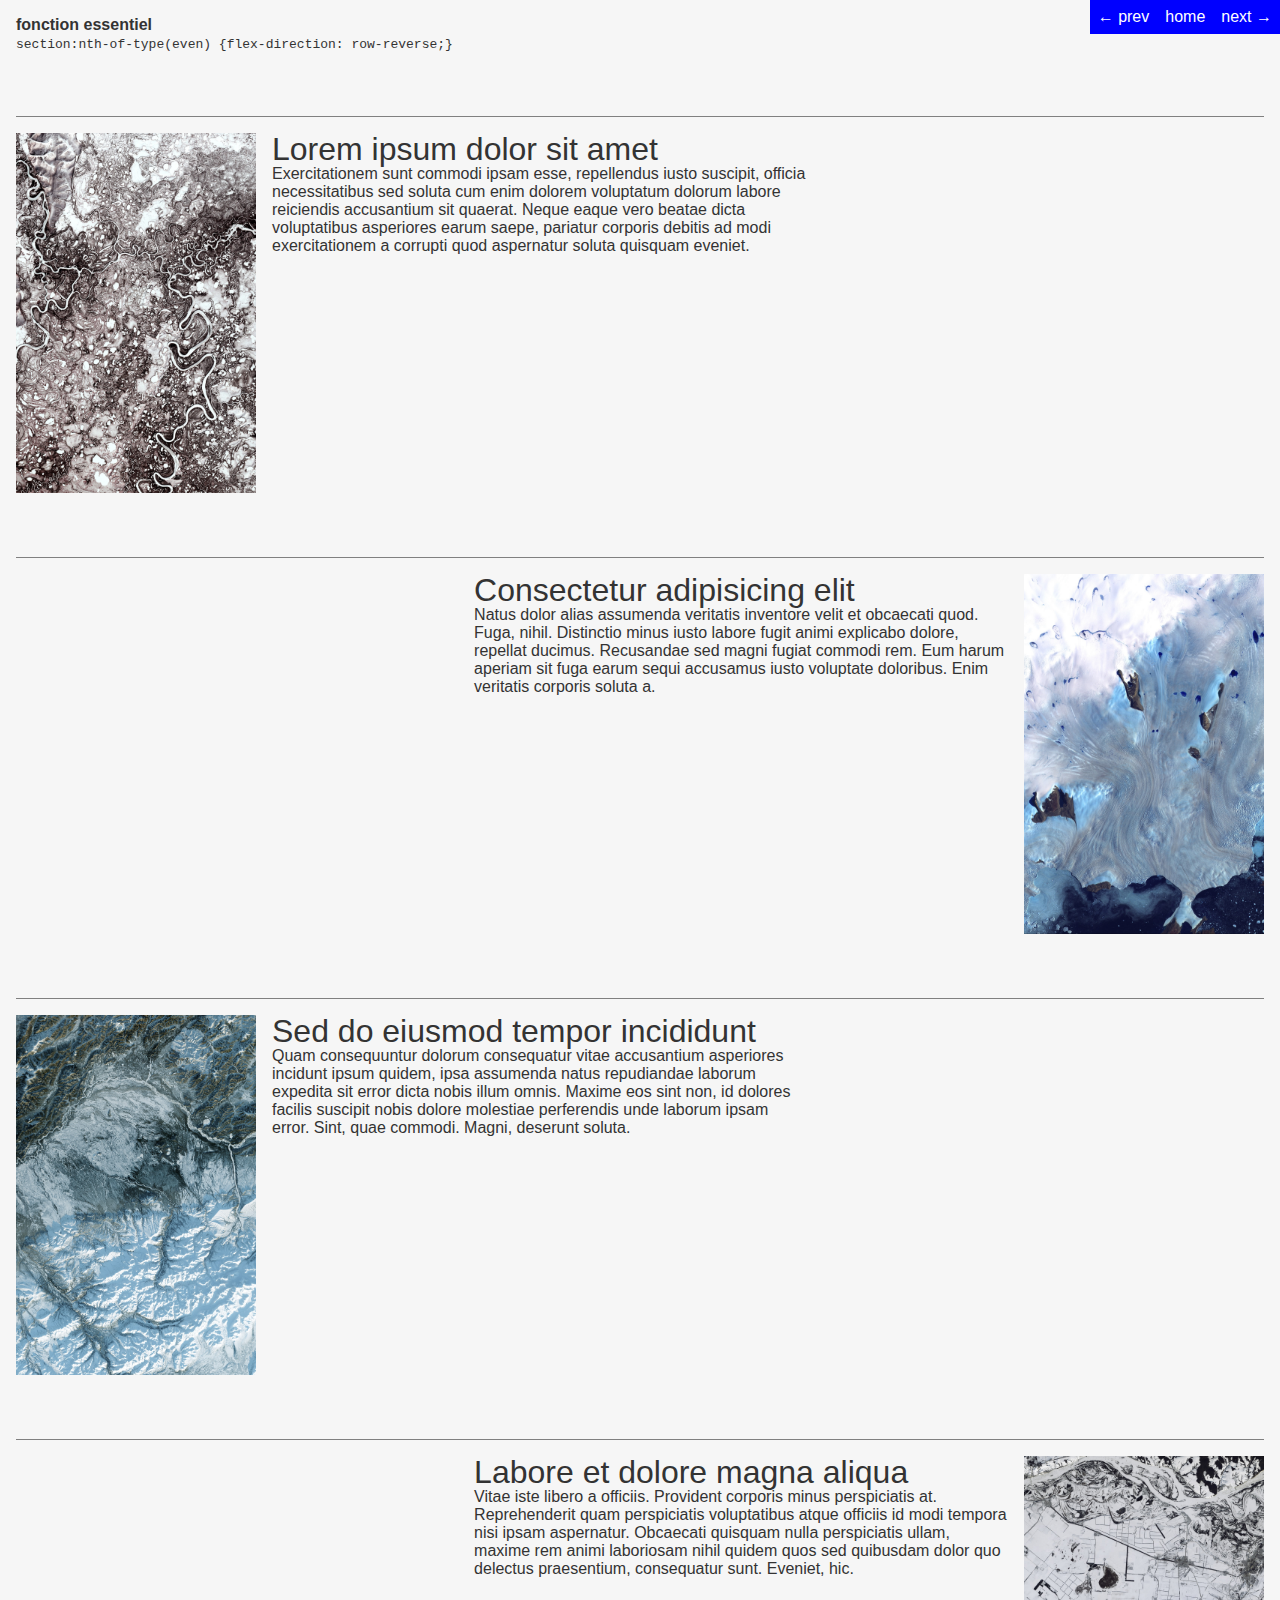
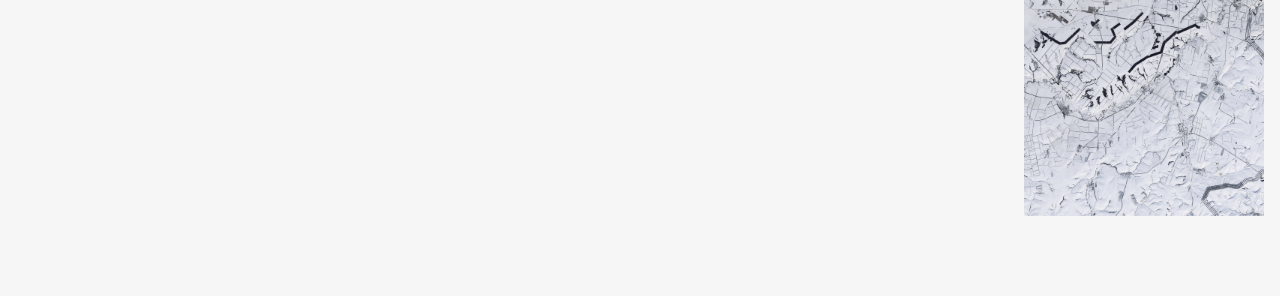
<file: layout-03-zigzag.html>
<!DOCTYPE html>
<html lang="en" dir="ltr">
	<head>
		<meta charset="utf-8">
		<meta name="viewport" content="width=device-width, initial-scale=1.0">
		<title>layout-03-zigzag</title>

		<link rel="stylesheet" href="rsrc/style.css"> <!-- design, thème général -->
		<style media="screen">

			/* Fonction essentielle */
			 section:nth-of-type(even) {flex-direction: row-reverse;}

			/*	-	-	-	-	-	-	-	-	-	-	-	-	-	-		-	-	-	-*/

			/*bling*/

			section{
				display: flex;
				align-items: flex-start;
				gap: 1rem;
				margin: 4rem 0;
				border-top: 1px solid grey;
				padding-top: 1rem;
			}

			section:nth-of-type(even) {flex-direction: row-reverse;}

			p { max-width: 60ch; }

			.vignette{
				/* width: 20rem; */
				/* parce que j'utilise un système flex, la largeur ne fonctionne pas, on reggle avec flex*/
				flex: 0 0 15rem;
				aspect-ratio: 2/3;
			}

			.vignette img{
				width: 100%;
				height: 100%;
				object-fit: cover;
			}

		</style>

	</head>
	<body>

					<div>
				<h4>fonction essentiel</h4>
				<code> section:nth-of-type(even) {flex-direction: row-reverse;} </code>
			</div>


		<section>
			<div class="vignette">
				<img src="rsrc/img1.jpg">
			</div>

			<div class="description">
				<h3>Lorem ipsum dolor sit amet</h3>
				<p>Exercitationem sunt commodi ipsam esse, repellendus iusto suscipit, officia necessitatibus sed soluta cum enim dolorem voluptatum dolorum labore reiciendis accusantium sit quaerat. Neque eaque vero beatae dicta voluptatibus asperiores earum saepe, pariatur corporis debitis ad modi exercitationem a corrupti quod aspernatur soluta quisquam eveniet.</p>
			</div>

			
		
		</section>

		<section>
			<div class="vignette">
				<img src="rsrc/img2.jpg">
			</div>

			<div class="description">
				<h3>Consectetur adipisicing elit</h3>
				<p>Natus dolor alias assumenda veritatis inventore velit et obcaecati quod. Fuga, nihil. Distinctio minus iusto labore fugit animi explicabo dolore, repellat ducimus. Recusandae sed magni fugiat commodi rem. Eum harum aperiam sit fuga earum sequi accusamus iusto voluptate doloribus. Enim veritatis corporis soluta a.</p>
			</div>

		
		</section>

		<section>
			<div class="vignette">
				<img src="rsrc/img3.jpg">
			</div>

			<div class="description">
				<h3>Sed do eiusmod tempor incididunt</h3>
				<p>Quam consequuntur dolorum consequatur vitae accusantium asperiores incidunt ipsum quidem, ipsa assumenda natus repudiandae laborum expedita sit error dicta nobis illum omnis. Maxime eos sint non, id dolores facilis suscipit nobis dolore molestiae perferendis unde laborum ipsam error. Sint, quae commodi. Magni, deserunt soluta.</p>
			</div>

		</section>

		<section>
			<div class="vignette">
				<img src="rsrc/img4.jpg">
			</div>

			<div class="description">
				<h3>Labore et dolore magna aliqua</h3>
				<p>Vitae iste libero a officiis. Provident corporis minus perspiciatis at. Reprehenderit quam perspiciatis voluptatibus atque officiis id modi tempora nisi ipsam aspernatur. Obcaecati quisquam nulla perspiciatis ullam, maxime rem animi laboriosam nihil quidem quos sed quibusdam dolor quo delectus praesentium, consequatur sunt. Eveniet, hic.</p>
			</div>
		

		</section>


				<nav id="siteNav">
			<a href="layout-02-colonnes.html">prev</a>
			<a href="index.html">home</a>
			<a href="layout-04-quatre-colonnes.html">next</a>
		</nav>
	</body>
</html>
</file>
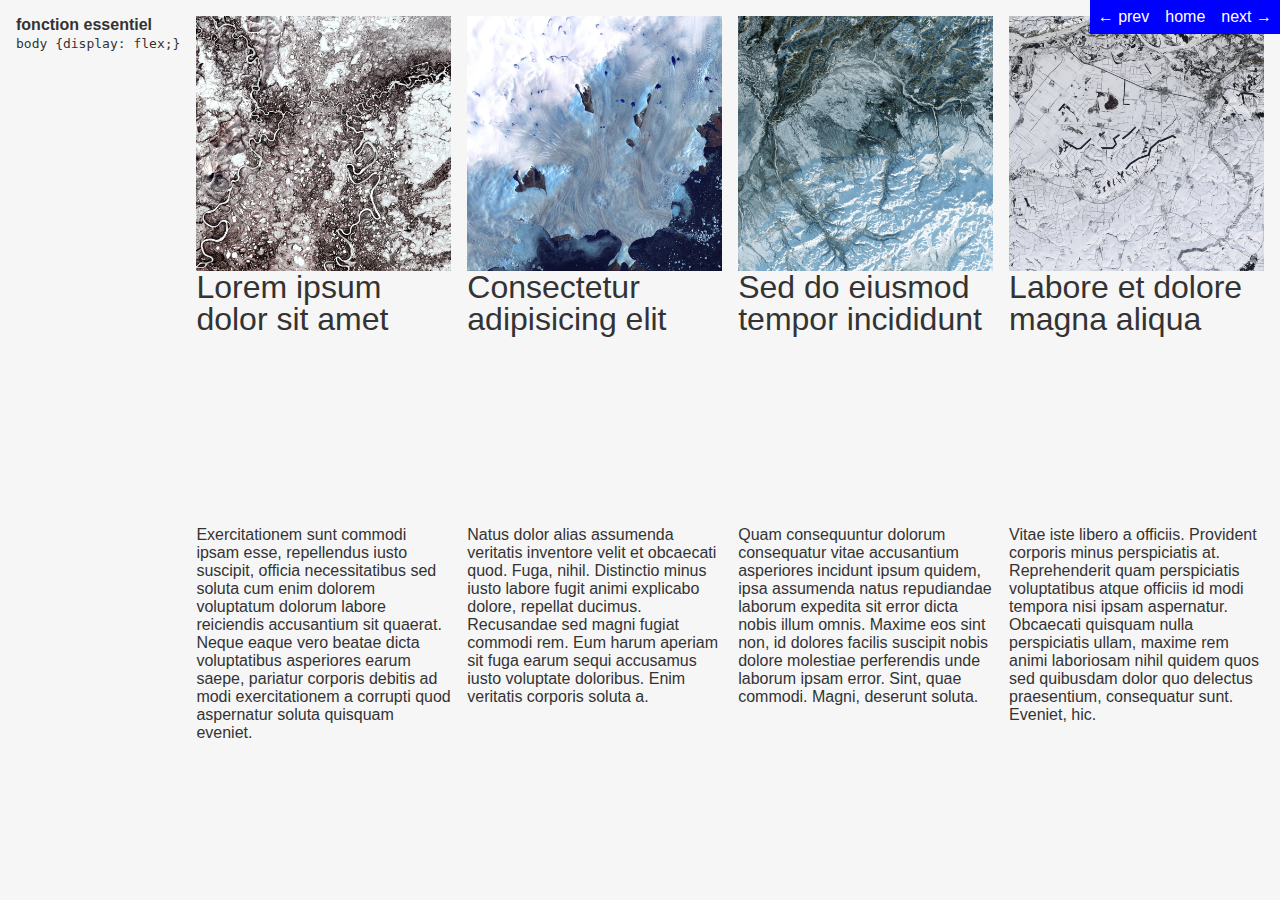
<file: layout-04-quatre-colonnes.html>
<!DOCTYPE html>
<html lang="en" dir="ltr">
	<head>
		<meta charset="utf-8">
		<meta name="viewport" content="width=device-width, initial-scale=1.0">
		<title>template / example</title>

		<link rel="stylesheet" href="rsrc/style.css"> <!-- design, thème général -->
		<style media="screen">

			/* Fonction essentielle */

			body {display: flex;}

			/* Style visuel et autres détails */

				body {gap: 1rem;}
				section {
					flex: 1;
				}

				h3, img, p { aspect-ratio: 1;}

				/* version mobile */
				@media (max-width: 640px) {
					body {flex-direction: column;}
				}
				 
		</style>

	</head>
	<body>

			<div>
				<h4>fonction essentiel</h4>
				<code> body {display: flex;} </code>
			</div>

		
		<section>
			<img src="rsrc/img1.jpg">
			<h3>Lorem ipsum dolor sit amet</h3>
			<p>Exercitationem sunt commodi ipsam esse, repellendus iusto suscipit, officia necessitatibus sed soluta cum enim dolorem voluptatum dolorum labore reiciendis accusantium sit quaerat. Neque eaque vero beatae dicta voluptatibus asperiores earum saepe, pariatur corporis debitis ad modi exercitationem a corrupti quod aspernatur soluta quisquam eveniet.</p>
		</section>


		<section>
			<img src="rsrc/img2.jpg">
			<h3>Consectetur adipisicing elit</h3>
			<p>Natus dolor alias assumenda veritatis inventore velit et obcaecati quod. Fuga, nihil. Distinctio minus iusto labore fugit animi explicabo dolore, repellat ducimus. Recusandae sed magni fugiat commodi rem. Eum harum aperiam sit fuga earum sequi accusamus iusto voluptate doloribus. Enim veritatis corporis soluta a.</p>
		</section>


		<section>
			<img src="rsrc/img3.jpg">
			<h3>Sed do eiusmod tempor incididunt</h3>
			<p>Quam consequuntur dolorum consequatur vitae accusantium asperiores incidunt ipsum quidem, ipsa assumenda natus repudiandae laborum expedita sit error dicta nobis illum omnis. Maxime eos sint non, id dolores facilis suscipit nobis dolore molestiae perferendis unde laborum ipsam error. Sint, quae commodi. Magni, deserunt soluta.</p>
		</section>


		<section>
			<img src="rsrc/img4.jpg">
			<h3>Labore et dolore magna aliqua</h3>
			<p>Vitae iste libero a officiis. Provident corporis minus perspiciatis at. Reprehenderit quam perspiciatis voluptatibus atque officiis id modi tempora nisi ipsam aspernatur. Obcaecati quisquam nulla perspiciatis ullam, maxime rem animi laboriosam nihil quidem quos sed quibusdam dolor quo delectus praesentium, consequatur sunt. Eveniet, hic.</p>
		</section>


				<nav id="siteNav">
			<a href="layout-03-zigzag.html">prev</a>
			<a href="index.html">home</a>
			<a href="layout-01-simple.html">next</a>
		</nav>
	</body>
</html>
</file>
<file: rsrc/style.css>
/*	-	-	-	-	-	-	-	-	-	-	*/
/* Style visuel global pour le projet */


/* Import */
@import url('https://rsms.me/inter/inter.css');




/* Reset */
* { box-sizing: border-box; margin:0; }
img { max-width: 100%; display: block; object-fit: cover; }




/* Typo */

body { font-family: InterVariable, sans-serif; }

h3{
	font-size: 2rem;
	line-height: 100%;
	font-weight: 200;
}




/* Couleur */

html {
	color: #333;
	background-color: #F6F6F6;
}




/* Géometrie & Mise en page */

body{
	padding: 1rem;
}

/* Navigation */

#siteNav{
	position: fixed;
	top: 0;
	right: 0;
	background: blue;
	color: #FFF;
	padding: 0.5rem;
	display: flex;
	gap: 1rem;

}

#siteNav a {
	color: inherit;
	text-decoration: none;
}
#siteNav a:first-child:before {
	content: "← "
}
#siteNav a:last-child:after{
	content: " →"
}
#siteNav a:hover{
	text-decoration: underline;
	text-shadow: 0 0 0.5rem #FFF;

}
</file>
